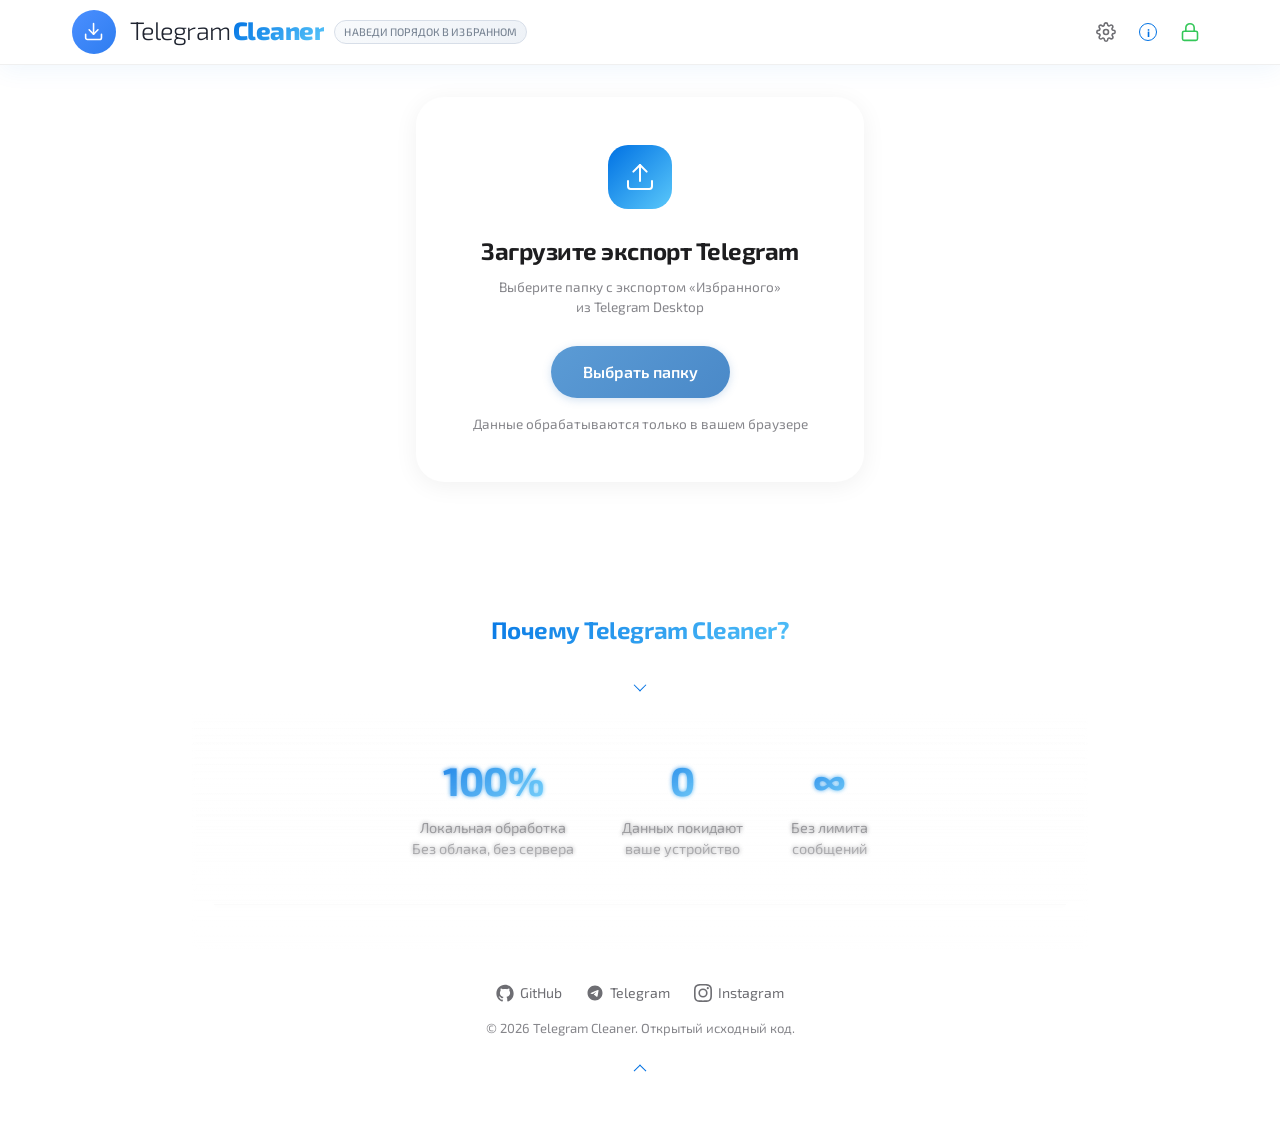
<file: telegram-cleaner-v2/index.html>
<!DOCTYPE html>
<html lang="ru">
  <head>
    <meta charset="utf-8" />
    <meta name="viewport" content="width=device-width, initial-scale=1" />
    <meta
      http-equiv="Content-Security-Policy"
      content="default-src 'self'; script-src 'self'; style-src 'self' 'unsafe-inline'; img-src 'self' blob: data:; media-src 'self' blob: data:; connect-src 'self'; object-src 'none'; base-uri 'self'; form-action 'self'; frame-ancestors 'none'"
    />
    <meta name="referrer" content="no-referrer" />
    <meta name="description" content="Telegram Cleaner — наведите порядок в Избранном. Локально, приватно, быстро." />
    <title>Telegram Cleaner</title>
    <link rel="preload" href="./fonts/Exo2-Variable.ttf" as="font" type="font/ttf" />
    <link rel="stylesheet" href="./styles.css" />
  </head>
  <body>
    <input id="export-folder-input" type="file" webkitdirectory directory multiple hidden />

    <!-- Navigation Bar -->
    <nav class="top-nav">
      <div class="nav-inner">
        <div class="nav-brand">
          <span class="nav-logo">
            <svg viewBox="0 0 24 24" fill="none" stroke="currentColor" stroke-width="1.8" stroke-linecap="round" stroke-linejoin="round" aria-hidden="true">
              <path d="M21 15v4a2 2 0 0 1-2 2H5a2 2 0 0 1-2-2v-4" />
              <polyline points="7 10 12 15 17 10" />
              <line x1="12" y1="15" x2="12" y2="3" />
            </svg>
          </span>
          <div class="nav-brand-copy">
            <span class="nav-title"><span class="nav-title-thin">Telegram</span><span class="nav-title-bold">Cleaner</span></span>
            <span class="nav-subtitle">Наведи порядок в Избранном</span>
          </div>
        </div>
        <div class="nav-actions">
          <button id="nav-settings-btn" type="button" class="nav-btn nav-btn-with-label" data-hover-label="Настройки" aria-label="Настройки" title="Настройки">
            <svg viewBox="0 0 24 24" fill="none" stroke="currentColor" stroke-width="1.9" stroke-linecap="round" stroke-linejoin="round" aria-hidden="true">
              <circle cx="12" cy="12" r="3"></circle>
              <path d="M19.4 15a1.65 1.65 0 0 0 .33 1.82l.06.06a2 2 0 0 1 0 2.83a2 2 0 0 1-2.83 0l-.06-.06a1.65 1.65 0 0 0-1.82-.33a1.65 1.65 0 0 0-1 1.51V21a2 2 0 0 1-4 0v-.09a1.65 1.65 0 0 0-1-1.51a1.65 1.65 0 0 0-1.82.33l-.06.06a2 2 0 0 1-2.83 0a2 2 0 0 1 0-2.83l.06-.06a1.65 1.65 0 0 0 .33-1.82a1.65 1.65 0 0 0-1.51-1H3a2 2 0 0 1 0-4h.09a1.65 1.65 0 0 0 1.51-1a1.65 1.65 0 0 0-.33-1.82L4.21 7.2a2 2 0 0 1 0-2.83a2 2 0 0 1 2.83 0l.06.06a1.65 1.65 0 0 0 1.82.33h.01a1.65 1.65 0 0 0 1-1.51V3a2 2 0 0 1 4 0v.09a1.65 1.65 0 0 0 1 1.51h.01a1.65 1.65 0 0 0 1.82-.33l.06-.06a2 2 0 0 1 2.83 0a2 2 0 0 1 0 2.83l-.06.06a1.65 1.65 0 0 0-.33 1.82v.01a1.65 1.65 0 0 0 1.51 1H21a2 2 0 0 1 0 4h-.09a1.65 1.65 0 0 0-1.51 1z"></path>
            </svg>
          </button>
          <button id="nav-info-btn" type="button" class="nav-btn nav-btn-info nav-btn-with-label" data-hover-label="О проекте" aria-label="О проекте" title="О проекте">
            <span class="nav-info-glyph">i</span>
          </button>
          <button id="nav-privacy-btn" type="button" class="nav-btn nav-btn-privacy nav-btn-with-label" data-hover-label="Приватность" aria-label="Безопасность данных" title="Безопасность данных">
            <svg viewBox="0 0 24 24" fill="none" stroke="currentColor" stroke-width="1.9" stroke-linecap="round" stroke-linejoin="round" aria-hidden="true">
              <rect x="3" y="11" width="18" height="11" rx="2" ry="2" />
              <path d="M7 11V7a5 5 0 0 1 10 0v4" />
            </svg>
          </button>
        </div>
      </div>
    </nav>

    <!-- Main App Area -->
    <main class="app-main">
      <div class="main-container">
        <!-- Upload / Start Section -->
        <section id="upload-section" class="upload-section">
          <div class="upload-card">
            <div class="upload-icon-wrap">
              <svg class="upload-icon" viewBox="0 0 24 24" fill="none" stroke="currentColor" stroke-width="1.5" stroke-linecap="round" stroke-linejoin="round" aria-hidden="true">
                <path d="M21 15v4a2 2 0 0 1-2 2H5a2 2 0 0 1-2-2v-4" />
                <polyline points="17 8 12 3 7 8" />
                <line x1="12" y1="3" x2="12" y2="15" />
              </svg>
            </div>
            <h2 class="upload-title">Загрузите экспорт Telegram</h2>
            <p class="upload-desc">Выберите папку с экспортом «Избранного»<br />из Telegram Desktop</p>
            <button id="upload-btn" type="button" class="btn btn-primary btn-large">Выбрать папку</button>
            <p class="upload-hint">Данные обрабатываются только в вашем браузере</p>
          </div>
        </section>
        <section id="desktop-only-notice" class="desktop-only-notice hidden">
          <div class="desktop-only-notice-card">
            <h2 class="desktop-only-notice-title">Функционал доступен только с компьютера</h2>
            <p class="desktop-only-notice-copy">Откройте эту страницу на desktop-устройстве, чтобы загружать экспорт и работать с сохранениями.</p>
          </div>
        </section>

        <!-- Card Stage -->
        <div id="stage-layout" class="stage-layout hidden">
          <section id="card-stage" class="card-stage">
            <div class="card-stage-shell">
              <div class="card-stage-side">
                <button id="undo-card-btn" type="button" class="undo-card-button" aria-label="Назад" title="Назад">
                  <svg class="undo-card-icon" viewBox="0 0 24 24" fill="none" stroke="currentColor" stroke-width="2.2" stroke-linecap="round" stroke-linejoin="round" aria-hidden="true">
                    <line x1="19" y1="12" x2="5" y2="12"></line>
                    <polyline points="12 19 5 12 12 5"></polyline>
                  </svg>
                </button>
              </div>

              <div class="card-stage-center">
                <div id="empty-state" class="empty-state hidden">
                  <div id="empty-title" class="empty-title">Очередь закончилась</div>
                  <p id="empty-copy">Все сообщения получили действие. Можно править теги справа и продолжать после новых изменений.</p>
                  <button id="empty-pick-export-btn" type="button" class="btn btn-secondary hidden">Выбрать папку</button>
                  <button id="empty-download-output-btn" type="button" class="btn btn-outline hidden">Скачать .zip</button>
                </div>
                <article id="message-card" class="message-card hidden">
                  <div class="chat-separator">
                    <span id="message-date" class="message-date"></span>
                  </div>

                  <div class="chat-surface">
                    <div class="message-row own">
                      <div class="message-bubble">
                        <div id="message-source-wrap" class="message-source-wrap hidden">
                          <div class="message-source-label">Переслано из</div>
                          <div id="message-source" class="message-source"></div>
                        </div>

                        <div id="message-media" class="message-media"></div>
                        <div id="message-text" class="message-text"></div>
                        <div id="message-webpage" class="message-webpage"></div>
                        <div id="message-links" class="message-links hidden"></div>
                      </div>
                    </div>
                  </div>
                </article>
              </div>

              <div class="card-stage-side">
              </div>
            </div>
          </section>

          <section id="save-panel" class="save-panel hidden">
            <div id="preset-tags" class="preset-tags">
              <input id="custom-tag-input" class="tag-inline-input" type="text" placeholder="+ добавить тег" />
            </div>

            <textarea id="save-comment-input" class="comment-input" rows="3" placeholder="добавьте комментарий к записи"></textarea>

            <div class="save-panel-actions">
              <button id="cancel-save-btn" class="btn btn-outline">Скрыть</button>
              <button id="confirm-save-btn" class="btn btn-primary">Сохранить</button>
            </div>
          </section>
        </div>

        <!-- Action Buttons -->
        <div id="action-buttons" class="action-hints hidden">
          <button id="delete-btn" type="button" class="hint-button hint delete">
            <svg class="hint-main-icon" viewBox="0 0 24 24" fill="none" stroke="currentColor" stroke-width="2.2" stroke-linecap="round" stroke-linejoin="round" aria-hidden="true">
              <line x1="19" y1="12" x2="5" y2="12"></line>
              <polyline points="12 19 5 12 12 5"></polyline>
            </svg>
            <span>Удалить</span>
          </button>
          <button id="skip-btn" type="button" class="hint-button hint skip">
            <svg class="hint-main-icon" viewBox="0 0 24 24" fill="none" stroke="currentColor" stroke-width="2.2" stroke-linecap="round" stroke-linejoin="round" aria-hidden="true">
              <line x1="12" y1="5" x2="12" y2="19"></line>
              <polyline points="5 12 12 19 19 12"></polyline>
            </svg>
            <span>Пропустить</span>
          </button>
          <button id="save-btn" type="button" class="hint-button hint save">
            <span>Сохранить</span>
            <svg class="hint-main-icon" viewBox="0 0 24 24" fill="none" stroke="currentColor" stroke-width="2.2" stroke-linecap="round" stroke-linejoin="round" aria-hidden="true">
              <line x1="5" y1="12" x2="19" y2="12"></line>
              <polyline points="12 5 19 12 12 19"></polyline>
            </svg>
          </button>
        </div>

        <!-- Stats Bar -->
        <div id="stats-bar" class="stats-bar hidden">
          <div id="stats-inner" class="stats-inner footer-stats">
            <div class="stat">
              <span class="stat-label">Всего</span>
              <strong id="stat-total">0</strong>
            </div>
            <div class="stat-divider"></div>
            <div class="stat">
              <span class="stat-label">Осталось</span>
              <strong id="stat-left">0</strong>
            </div>
            <div class="stat-divider"></div>
            <div class="stat">
              <span class="stat-label">Пропущено</span>
              <strong id="stat-skipped">0</strong>
            </div>
            <div class="stat-divider"></div>
            <div class="stat">
              <span class="stat-label">Сохранено</span>
              <strong id="stat-saved">0</strong>
            </div>
          </div>
        </div>
      </div>
    </main>

    <!-- Footer with Features -->
    <footer class="app-footer">
      <div class="footer-container">
        <section id="footer-why" class="footer-why">
          <h2 class="footer-why-title">Почему Telegram Cleaner?</h2>
          <button id="footer-why-toggle" class="footer-why-toggle" type="button" aria-expanded="false" aria-controls="footer-why-preview" aria-label="Раскрыть преимущества"></button>
          <div id="footer-why-preview" class="footer-why-preview footer-why-content">
            <!-- Plus Section -->
            <section class="footer-plus">
              <div class="plus-grid">
                <div class="plus-item">
                  <div class="plus-number">100%</div>
                  <div class="plus-desc">Локальная обработка<br />Без облака, без сервера</div>
                </div>
                <div class="plus-item">
                  <div class="plus-number">0</div>
                  <div class="plus-desc">Данных покидают<br />ваше устройство</div>
                </div>
                <div class="plus-item">
                  <div class="plus-number">∞</div>
                  <div class="plus-desc">Без лимита<br />сообщений</div>
                </div>
              </div>
            </section>

            <!-- Features Grid -->
            <section class="footer-features">
              <div class="feature">
                <div class="feature-icon">
                  <svg viewBox="0 0 24 24" fill="none" stroke="currentColor" stroke-width="1.5" aria-hidden="true">
                    <rect x="3" y="11" width="18" height="11" rx="2" ry="2" />
                    <path d="M7 11V7a5 5 0 0 1 10 0v4" />
                  </svg>
                </div>
                <div class="feature-text">
                  <h3>Полная приватность</h3>
                  <p>Все данные обрабатываются локально в вашем браузере. Ничего не отправляется на сервер.</p>
                </div>
              </div>
              <div class="feature">
                <div class="feature-icon">
                  <svg viewBox="0 0 24 24" fill="none" stroke="currentColor" stroke-width="1.5" aria-hidden="true">
                    <circle cx="12" cy="12" r="3" />
                    <path d="M19.4 15a1.65 1.65 0 0 0 .33 1.82l.06.06a2 2 0 0 1 0 2.83a2 2 0 0 1-2.83 0l-.06-.06a1.65 1.65 0 0 0-1.82-.33a1.65 1.65 0 0 0-1 1.51V21a2 2 0 0 1-4 0v-.09a1.65 1.65 0 0 0-1-1.51a1.65 1.65 0 0 0-1.82.33l-.06.06a2 2 0 0 1-2.83 0a2 2 0 0 1 0-2.83l.06-.06a1.65 1.65 0 0 0 .33-1.82a1.65 1.65 0 0 0-1.51-1H3a2 2 0 0 1 0-4h.09a1.65 1.65 0 0 0 1.51-1a1.65 1.65 0 0 0-.33-1.82L4.21 7.2a2 2 0 0 1 0-2.83a2 2 0 0 1 2.83 0l.06.06a1.65 1.65 0 0 0 1.82.33h.01a1.65 1.65 0 0 0 1-1.51V3a2 2 0 0 1 4 0v.09a1.65 1.65 0 0 0 1 1.51h.01a1.65 1.65 0 0 0 1.82-.33l.06-.06a2 2 0 0 1 2.83 0a2 2 0 0 1 0 2.83l-.06.06a1.65 1.65 0 0 0-.33 1.82v.01a1.65 1.65 0 0 0 1.51 1H21a2 2 0 0 1 0 4h-.09a1.65 1.65 0 0 0-1.51 1z"></path>
                  </svg>
                </div>
                <div class="feature-text">
                  <h3>Гибкие теги</h3>
                  <p>Организуйте сообщения с помощью удобной системы тегов и комментариев.</p>
                </div>
              </div>
              <div class="feature">
                <div class="feature-icon">
                  <svg viewBox="0 0 24 24" fill="none" stroke="currentColor" stroke-width="1.5" aria-hidden="true">
                    <polygon points="13 2 3 14 12 14 11 22 21 10 12 10 13 2" />
                  </svg>
                </div>
                <div class="feature-text">
                  <h3>Мгновенная работа</h3>
                  <p>Все операции происходят локально — никаких задержек и ожиданий.</p>
                </div>
              </div>
              <div class="feature">
                <div class="feature-icon">
                  <svg viewBox="0 0 24 24" fill="none" stroke="currentColor" stroke-width="1.5" aria-hidden="true">
                    <path d="M14.7 6.3a1 1 0 0 0 0 1.4l1.6 1.6a1 1 0 0 0 1.4 0l3.77-3.77a6 6 0 0 1-7.94 7.94l-6.91 6.91a2.12 2.12 0 0 1-3-3l6.91-6.91a6 6 0 0 1 7.94-7.94l-3.76 3.76z" />
                  </svg>
                </div>
                <div class="feature-text">
                  <h3>Лёгкое удаление</h3>
                  <p>Отмечайте сообщения для удаления и экспортируйте список ID.</p>
                </div>
              </div>
              <div class="feature">
                <div class="feature-icon">
                  <svg viewBox="0 0 24 24" fill="none" stroke="currentColor" stroke-width="1.5" aria-hidden="true">
                    <ellipse cx="12" cy="5" rx="9" ry="3" />
                    <path d="M21 12c0 1.66-4 3-9 3s-9-1.34-9-3" />
                    <path d="M3 5v14c0 1.66 4 3 9 3s9-1.34 9-3V5" />
                  </svg>
                </div>
                <div class="feature-text">
                  <h3>Поддержка всех медиа</h3>
                  <p>Фото, видео, аудио, документы — всё отображается в одном интерфейсе.</p>
                </div>
              </div>
              <div class="feature">
                <div class="feature-icon">
                  <svg viewBox="0 0 24 24" fill="none" stroke="currentColor" stroke-width="1.5" aria-hidden="true">
                    <path d="M21 15v4a2 2 0 0 1-2 2H5a2 2 0 0 1-2-2v-4" />
                    <polyline points="7 10 12 15 17 10" />
                    <line x1="12" y1="15" x2="12" y2="3" />
                  </svg>
                </div>
                <div class="feature-text">
                  <h3>Экспорт в один клик</h3>
                  <p>Собирайте сохранённые сообщения в markdown-файлы и скачивайте всё как ZIP-архив.</p>
                </div>
              </div>
            </section>
          </div>
        </section>

        <!-- Footer Bottom -->
        <div class="footer-bottom">
          <div class="footer-links">
            <a href="https://github.com/y110692/telegram-cleaner" target="_blank" rel="noreferrer" class="footer-link">
              <svg class="footer-link-icon" viewBox="0 0 24 24" aria-hidden="true">
                <path d="M10.226 17.284c-2.965-.36-5.054-2.493-5.054-5.256 0-1.123.404-2.336 1.078-3.144-.292-.741-.247-2.314.09-2.965.898-.112 2.111.36 2.83 1.01.853-.269 1.752-.404 2.853-.404 1.1 0 1.999.135 2.807.382.696-.629 1.932-1.1 2.83-.988.315.606.36 2.179.067 2.942.72.854 1.101 2 1.101 3.167 0 2.763-2.089 4.852-5.098 5.234.763.494 1.28 1.572 1.28 2.807v2.336c0 .674.561 1.056 1.235.786 4.066-1.55 7.255-5.615 7.255-10.646C23.5 6.188 18.334 1 11.978 1 5.62 1 .5 6.188.5 12.545c0 4.986 3.167 9.12 7.435 10.669.606.225 1.19-.18 1.19-.786V20.63a2.9 2.9 0 0 1-1.078.224c-1.483 0-2.359-.808-2.987-2.313-.247-.607-.517-.966-1.034-1.033-.27-.023-.359-.135-.359-.27 0-.27.45-.471.898-.471.652 0 1.213.404 1.797 1.235.45.651.921.943 1.483.943.561 0 .92-.202 1.437-.719.382-.381.674-.718.944-.943"></path>
              </svg>
              GitHub
            </a>
            <a href="https://t.me/y8ntv" target="_blank" rel="noreferrer" class="footer-link">
              <svg class="footer-link-icon" viewBox="0 0 24 24" aria-hidden="true">
                <path d="M12 2C6.48 2 2 6.48 2 12s4.48 10 10 10 10-4.48 10-10S17.52 2 12 2zm4.64 6.8c-.15 1.58-.8 5.42-1.13 7.19-.14.75-.42 1-.68 1.03-.58.05-1.02-.38-1.58-.75-.88-.58-1.38-.94-2.23-1.5-.99-.65-.35-1.01.22-1.59.15-.15 2.71-2.48 2.76-2.69a.2.2 0 00-.05-.18c-.06-.05-.14-.03-.21-.02-.09.02-1.49.95-4.22 2.79-.4.27-.76.41-1.08.4-.36-.01-1.04-.2-1.55-.37-.63-.2-1.12-.31-1.08-.66.02-.18.27-.36.74-.55 2.92-1.27 4.86-2.11 5.83-2.51 2.78-1.16 3.35-1.36 3.73-1.36.08 0 .27.02.39.12.1.08.13.19.14.27-.01.06.01.24 0 .38z"/>
              </svg>
              Telegram
            </a>
            <a href="https://instagram.com/y8n" target="_blank" rel="noreferrer" class="footer-link">
              <svg class="footer-link-icon" viewBox="0 0 24 24" aria-hidden="true">
                <path d="M12 2.163c3.204 0 3.584.012 4.85.07 3.252.148 4.771 1.691 4.919 4.919.058 1.265.069 1.645.069 4.849 0 3.205-.012 3.584-.069 4.849-.149 3.225-1.664 4.771-4.919 4.919-1.266.058-1.644.07-4.85.07-3.204 0-3.584-.012-4.849-.07-3.26-.149-4.771-1.699-4.919-4.92-.058-1.265-.07-1.644-.07-4.849 0-3.204.013-3.583.07-4.849.149-3.227 1.664-4.771 4.919-4.919 1.266-.057 1.645-.069 4.849-.069zM12 0C8.741 0 8.333.014 7.053.072 2.695.272.273 2.69.073 7.052.014 8.333 0 8.741 0 12c0 3.259.014 3.668.072 4.948.2 4.358 2.618 6.78 6.98 6.98C8.333 23.986 8.741 24 12 24c3.259 0 3.668-.014 4.948-.072 4.354-.2 6.782-2.618 6.979-6.98.059-1.28.073-1.689.073-4.948 0-3.259-.014-3.667-.072-4.947-.196-4.354-2.617-6.78-6.979-6.98C15.668.014 15.259 0 12 0zm0 5.838a6.162 6.162 0 100 12.324 6.162 6.162 0 000-12.324zM12 16a4 4 0 110-8 4 4 0 010 8zm6.406-11.845a1.44 1.44 0 100 2.881 1.44 1.44 0 000-2.881z"/>
              </svg>
              Instagram
            </a>
          </div>
          <p class="footer-copyright">© 2026 Telegram Cleaner. Открытый исходный код.</p>
          <button id="footer-to-top-btn" class="footer-to-top-btn" type="button" aria-label="Наверх"></button>
        </div>
      </div>
    </footer>

    <!-- Privacy Modal -->
    <div id="privacy-modal" class="modal-overlay hidden" aria-hidden="true">
      <div class="modal privacy-modal" role="dialog" aria-modal="true" aria-labelledby="privacy-title">
        <div class="modal-header">
          <div>
            <div class="modal-kicker">Приватность</div>
            <h2 id="privacy-title">Безопасность данных</h2>
          </div>
          <button id="close-privacy-btn" type="button" class="modal-close-btn" aria-label="Закрыть">×</button>
        </div>
        <div class="modal-body">
          <p class="privacy-text">
            Все данные обрабатываются прямо в вашем браузере. Сервер не видит ваши сообщения и не сохраняет их.
          </p>
          <p class="privacy-text">
            Исходный код доступен на
            <a href="https://github.com/y110692/telegram-cleaner" target="_blank" rel="noreferrer" class="privacy-link">
              <svg class="privacy-link-icon" viewBox="0 0 24 24" aria-hidden="true">
                <path d="M10.226 17.284c-2.965-.36-5.054-2.493-5.054-5.256 0-1.123.404-2.336 1.078-3.144-.292-.741-.247-2.314.09-2.965.898-.112 2.111.36 2.83 1.01.853-.269 1.752-.404 2.853-.404 1.1 0 1.999.135 2.807.382.696-.629 1.932-1.1 2.83-.988.315.606.36 2.179.067 2.942.72.854 1.101 2 1.101 3.167 0 2.763-2.089 4.852-5.098 5.234.763.494 1.28 1.572 1.28 2.807v2.336c0 .674.561 1.056 1.235.786 4.066-1.55 7.255-5.615 7.255-10.646C23.5 6.188 18.334 1 11.978 1 5.62 1 .5 6.188.5 12.545c0 4.986 3.167 9.12 7.435 10.669.606.225 1.19-.18 1.19-.786V20.63a2.9 2.9 0 0 1-1.078.224c-1.483 0-2.359-.808-2.987-2.313-.247-.607-.517-.966-1.034-1.033-.27-.023-.359-.135-.359-.27 0-.27.45-.471.898-.471.652 0 1.213.404 1.797 1.235.45.651.921.943 1.483.943.561 0 .92-.202 1.437-.719.382-.381.674-.718.944-.943"></path>
              </svg>
              GitHub
            </a>.
          </p>
        </div>
      </div>
    </div>

    <!-- Settings Modal -->
    <div id="settings-modal" class="modal-overlay hidden" aria-hidden="true">
      <div class="modal settings-modal" role="dialog" aria-modal="true" aria-labelledby="settings-title">
        <div class="modal-header">
          <div>
            <div class="modal-kicker">Настройки</div>
            <h2 id="settings-title">Telegram Cleaner</h2>
          </div>
          <button id="close-settings-btn" type="button" class="modal-close-btn" aria-label="Закрыть">×</button>
        </div>
        <div class="modal-body">
          <section class="settings-section">
            <div class="settings-section-header">
              <div class="settings-section-title">Папка экспорта из Telegram</div>
              <div id="settings-export-path" class="settings-path">Не выбрана</div>
            </div>
            <div class="settings-actions">
              <button id="pick-export-btn" type="button" class="btn btn-outline">Выбрать папку</button>
              <button id="open-export-folder-btn" type="button" class="btn btn-outline">Сбросить выбор</button>
              <button id="reset-progress-btn" type="button" class="btn btn-outline">Сбросить прогресс</button>
            </div>
          </section>

          <section class="settings-section">
            <div class="settings-section-header">
              <div class="settings-section-title">Экспорт заметок</div>
              <div id="settings-output-path" class="settings-path">Не выбрана</div>
            </div>
            <div class="settings-actions">
              <button id="download-output-btn" type="button" class="btn btn-primary">Скачать .zip</button>
              <button id="pick-output-btn" type="button" class="btn btn-outline">Папка Chrome</button>
              <button id="open-output-folder-btn" type="button" class="btn btn-outline">Обновить папку</button>
            </div>
          </section>

          <section class="settings-section">
            <div class="settings-section-header">
              <div class="settings-section-title">Показывать в ленте</div>
              <div class="settings-section-desc">Скрытые типы не удаляются. Они просто не попадают в текущую очередь.</div>
            </div>
            <div id="settings-type-filters" class="settings-tags"></div>
          </section>

          <section class="settings-section">
            <div class="settings-section-header">
              <div class="settings-section-title">Теги по умолчанию</div>
            </div>
            <div id="settings-tags-editor" class="settings-tags"></div>
            <div class="settings-actions tags-actions">
              <input id="settings-tag-input" class="tag-input" type="text" placeholder="+ добавить тег" />
              <button id="save-settings-tags-btn" type="button" class="btn btn-primary">Сохранить теги</button>
            </div>
          </section>

          <section class="settings-section settings-section-pro">
            <div class="settings-section-header">
              <div class="settings-section-title">Для разработчиков</div>
              <div class="settings-section-desc">Пометки на удаление собирают <code>message_id</code> в отдельные файлы. Их потом можно использовать в своём скрипте через Telegram API, например через Telethon, чтобы автоматически удалить отмеченные сообщения.</div>
            </div>
            <button id="pro-mode-btn" type="button" class="toggle-switch" aria-label="Переключить режим Pro" aria-pressed="false" title="Режим Pro">
              <span class="toggle-track">
                <span class="toggle-thumb"></span>
              </span>
            </button>
          </section>
        </div>
      </div>
    </div>

    <script src="./app.js"></script>
  </body>
</html>
</file>
<file: telegram-cleaner-v2/styles.css>
/* ===== Apple-inspired Light Theme ===== */

@font-face {
  font-family: "Exo2Local";
  src: url("./fonts/Exo2-Variable.ttf") format("truetype");
  font-weight: 100 900;
  font-style: normal;
  font-display: swap;
}

:root {
  --bg-primary: #ffffff;
  --bg-secondary: #f5f5f7;
  --bg-tertiary: #e8e8ed;

  --text-primary: #1d1d1f;
  --text-secondary: #6e6e73;
  --text-tertiary: #86868b;

  --accent-blue: #0071e3;
  --accent-blue-hover: #0077ed;
  --accent-green: #34c759;
  --accent-red: #ff3b30;
  --accent-orange: #ff9500;

  --border-color: #d2d2d7;
  --border-light: rgba(0, 0, 0, 0.06);

  --shadow-sm: 0 2px 8px rgba(0, 0, 0, 0.04);
  --shadow-md: 0 8px 24px rgba(0, 0, 0, 0.08);
  --shadow-lg: 0 16px 48px rgba(0, 0, 0, 0.12);
  --shadow-card: 0 4px 24px rgba(0, 0, 0, 0.06);

  --radius-sm: 8px;
  --radius-md: 12px;
  --radius-lg: 20px;
  --radius-xl: 28px;
  --radius-pill: 999px;

  --font-sans: "Exo2Local", "Exo 2", "Segoe UI", "Helvetica Neue", Arial, sans-serif;

  --nav-height: 64px;
  --container-max: 56rem;
  --header-max: 74rem;
  --tag-control-height: 36px;
}

/* ===== Reset ===== */
*,
*::before,
*::after {
  margin: 0;
  padding: 0;
  box-sizing: border-box;
}

html {
  scroll-behavior: smooth;
  -webkit-text-size-adjust: 100%;
}

body {
  font-family: var(--font-sans);
  background: var(--bg-primary);
  color: var(--text-primary);
  line-height: 1.5;
  -webkit-font-smoothing: antialiased;
  -moz-osx-font-smoothing: grayscale;
  min-height: 100vh;
  overflow-x: hidden;
}

@media (min-width: 721px) {
  body {
    min-width: 760px;
  }
}

button,
input,
textarea,
select {
  font: inherit;
}

.hidden {
  display: none !important;
}

img,
video {
  max-width: 100%;
  height: auto;
  display: block;
}

a {
  color: inherit;
  text-decoration: none;
}

/* ===== Upload Section ===== */
#upload-section.hidden {
  display: none;
}

.stage-layout.hidden {
  display: none;
}

#action-buttons.hidden {
  display: none;
}

.stats-bar.hidden {
  display: none;
}

.message-card.hidden {
  display: none;
}

#empty-state.hidden {
  display: none;
}

#save-panel.hidden {
  display: none;
}

/* ===== Navigation ===== */
.top-nav {
  position: sticky;
  top: 0;
  z-index: 100;
  background: rgba(255, 255, 255, 0.9);
  backdrop-filter: saturate(180%) blur(20px);
  -webkit-backdrop-filter: saturate(180%) blur(20px);
  border-bottom: 1px solid var(--border-light);
  box-shadow: 0 6px 24px rgba(0, 113, 227, 0.06);
}

.nav-inner {
  max-width: var(--header-max);
  margin: 0 auto;
  display: flex;
  align-items: center;
  justify-content: space-between;
  height: var(--nav-height);
  padding: 0 24px;
}

.nav-brand {
  display: flex;
  align-items: center;
  gap: 14px;
}

.nav-brand-copy {
  display: flex;
  flex-direction: row;
  justify-content: flex-start;
  align-items: center;
  gap: 10px;
  line-height: 1;
  margin: 0;
  padding: 0;
}

.nav-logo {
  width: 44px;
  height: 44px;
  display: flex;
  align-items: center;
  justify-content: center;
  color: #ffffff;
  border-radius: 50%;
  background: linear-gradient(135deg, #4b8fff 0%, #2e7df0 100%);
  flex: 0 0 44px;
  min-width: 44px;
  min-height: 44px;
}

.nav-logo svg {
  width: 48%;
  height: 48%;
  overflow: visible;
}

.nav-title {
  display: inline-flex;
  align-items: center;
  font-size: 1.58rem;
  font-weight: 400;
  line-height: 1.14;
  letter-spacing: -0.02em;
  padding-bottom: 0;
  padding-bottom: 3px;
  margin: 0;
  color: #1f2430;
}

.nav-title-thin {
  font-weight: 300;
  line-height: 1.14;
}

.nav-title-bold {
  font-weight: 800;
  line-height: 1.14;
  margin-left: 0.08em;
  background: linear-gradient(135deg, var(--accent-blue), #5ac8fa);
  -webkit-background-clip: text;
  -webkit-text-fill-color: transparent;
  background-clip: text;
}

.nav-subtitle {
  font-size: 0.68rem;
  color: #7a8695;
  font-weight: 500;
  font-family: "Exo2Local", "Exo 2", "Segoe UI", "Helvetica Neue", Arial, sans-serif;
  text-transform: uppercase;
  letter-spacing: 0.01em;
  border: 1px solid #d7dee8;
  background: linear-gradient(135deg, #f8fafc, #eef2f7);
  border-radius: var(--radius-pill);
  padding: 0 9px;
  height: 24px;
  align-self: center;
  line-height: 1;
  display: inline-flex;
  align-items: center;
  margin: 0;
}

.nav-subtitle.is-collapsed {
  display: none !important;
}

.nav-actions {
  display: flex;
  align-items: center;
  gap: 6px;
  position: relative;
  overflow: visible;
}

.nav-btn {
  width: 36px;
  height: 36px;
  display: flex;
  align-items: center;
  justify-content: center;
  border: none;
  background: transparent;
  color: var(--text-secondary);
  border-radius: var(--radius-pill);
  cursor: pointer;
  transition: background 0.2s ease, color 0.2s ease;
  position: relative;
  overflow: visible;
}

.nav-btn:hover {
  background: var(--bg-tertiary);
  color: var(--text-primary);
}

.nav-btn svg {
  width: 20px;
  height: 20px;
}

.nav-btn-privacy {
  color: var(--accent-green);
}

.nav-btn-info {
  color: var(--accent-blue);
}

.nav-info-glyph {
  display: inline-flex;
  align-items: center;
  justify-content: center;
  width: 18px;
  height: 18px;
  border-radius: 50%;
  border: 1.5px solid currentColor;
  font-size: 11px;
  font-weight: 700;
  line-height: 1;
  font-family: "Exo2Local", "Exo 2", "Segoe UI", "Helvetica Neue", Arial, sans-serif;
}

.nav-btn-with-label::before {
  content: attr(data-hover-label);
  position: absolute;
  right: calc(100% + 8px);
  top: 50%;
  transform: translate(8px, -50%);
  opacity: 0;
  pointer-events: none;
  white-space: nowrap;
  font-size: 0.75rem;
  font-weight: 600;
  color: #4b5563;
  background: #ffffff;
  border: 1px solid #d7dee8;
  border-radius: var(--radius-pill);
  padding: 5px 10px;
  box-shadow: 0 6px 18px rgba(15, 23, 42, 0.1);
  transition: opacity 0.18s ease, transform 0.18s ease;
}

.nav-btn-with-label:hover::before,
.nav-btn-with-label:focus-visible::before {
  opacity: 1;
  transform: translate(0, -50%);
}

/* ===== Main Layout ===== */
.app-main {
  min-height: auto;
  padding: 32px 24px;
}

.main-container {
  max-width: var(--container-max);
  margin: 0 auto;
  display: flex;
  flex-direction: column;
  gap: 24px;
}

/* ===== Upload Card ===== */
.upload-section {
  display: flex;
  align-items: center;
  justify-content: center;
  min-height: 30vh;
}

.desktop-only-notice {
  display: flex;
  align-items: center;
  justify-content: center;
  min-height: 60vh;
}

.desktop-only-notice-card {
  text-align: center;
  padding: 42px 30px;
  background: var(--bg-primary);
  border-radius: var(--radius-xl);
  box-shadow: var(--shadow-card);
  max-width: 32rem;
  width: 100%;
}

.desktop-only-notice-title {
  font-size: 1.45rem;
  font-weight: 700;
  letter-spacing: -0.02em;
}

.desktop-only-notice-copy {
  margin-top: 10px;
  color: var(--text-secondary);
}

.upload-card {
  text-align: center;
  padding: 48px 32px;
  background: var(--bg-primary);
  border-radius: var(--radius-xl);
  box-shadow: var(--shadow-card);
  max-width: 28rem;
  width: 100%;
}

.upload-icon-wrap {
  width: 64px;
  height: 64px;
  display: flex;
  align-items: center;
  justify-content: center;
  margin: 0 auto 24px;
  background: linear-gradient(135deg, var(--accent-blue), #5ac8fa);
  border-radius: var(--radius-lg);
  color: white;
}

.upload-icon {
  width: 32px;
  height: 32px;
}

.upload-title {
  font-size: 1.5rem;
  font-weight: 700;
  letter-spacing: -0.02em;
  margin-bottom: 8px;
}

.upload-desc {
  color: var(--text-tertiary);
  font-size: 0.85rem;
  font-weight: 400;
  margin-bottom: 28px;
  line-height: 1.5;
}

.upload-hint {
  margin-top: 16px;
  font-size: 0.85rem;
  color: var(--text-tertiary);
}

/* ===== Buttons ===== */
.btn {
  display: inline-flex;
  align-items: center;
  justify-content: center;
  gap: 8px;
  padding: 8px 18px;
  border-radius: var(--radius-pill);
  font-size: 0.88rem;
  font-weight: 600;
  cursor: pointer;
  border: none;
  transition: all 0.2s ease;
  white-space: nowrap;
  background: linear-gradient(135deg, #5b9bd5, #4a89c8);
  color: #ffffff;
  box-shadow: 0 2px 8px rgba(74, 137, 200, 0.25);
}

.btn:hover {
  background: linear-gradient(135deg, #6aabe5, #5b9bd5);
  transform: translateY(-1px);
  box-shadow: 0 4px 14px rgba(74, 137, 200, 0.35);
}

.btn:active {
  transform: translateY(0);
}

.btn-primary {
  background: linear-gradient(135deg, #5b9bd5, #4a89c8);
  color: #ffffff;
}

.btn-primary:hover {
  background: linear-gradient(135deg, #6aabe5, #5b9bd5);
}

.btn-secondary {
  background: linear-gradient(135deg, #5b9bd5, #4a89c8);
  color: #ffffff;
}

.btn-secondary:hover {
  background: linear-gradient(135deg, #6aabe5, #5b9bd5);
}

.btn-outline {
  background: transparent;
  color: #5b9bd5;
  border: 1.5px solid #5b9bd5;
  box-shadow: none;
}

.btn-outline:hover {
  background: rgba(91, 155, 213, 0.1);
  border-color: #6aabe5;
  box-shadow: none;
}

.btn-large {
  padding: 14px 32px;
  font-size: 1rem;
}

.btn:disabled {
  opacity: 0.45;
  cursor: not-allowed;
  transform: none;
  box-shadow: none;
}

/* ===== Card Stage ===== */
.stage-layout {
  display: flex;
  flex-direction: column;
  align-items: center;
  gap: 20px;
  width: 100%;
}

.card-stage {
  width: 100%;
}

.card-stage-shell {
  display: grid;
  grid-template-columns: 56px minmax(0, 1fr) 56px;
  align-items: center;
  width: 100%;
}

.card-stage-center {
  width: 100%;
  display: flex;
  flex-direction: column;
  align-items: center;
}

.card-stage-side {
  display: flex;
  justify-content: center;
}

.card-stage-side-spacer {
  visibility: hidden;
}

/* Undo Button */
.undo-card-button {
  width: 48px;
  height: 48px;
  display: flex;
  align-items: center;
  justify-content: center;
  border-radius: var(--radius-pill);
  border: 1.5px solid var(--border-color);
  background: var(--bg-primary);
  color: var(--text-secondary);
  cursor: pointer;
  transition: all 0.2s ease;
  box-shadow: var(--shadow-sm);
}

.undo-card-button:hover {
  border-color: var(--accent-blue);
  color: var(--accent-blue);
  transform: translateY(-1px);
  box-shadow: var(--shadow-md);
}

.undo-card-button:disabled {
  opacity: 0.3;
  cursor: not-allowed;
  transform: none;
}

.undo-card-icon {
  width: 24px;
  height: 24px;
}

/* Card layer */
.stage-layout {
  position: relative;
  z-index: 2;
}

/* ===== Message Card ===== */
.message-card {
  width: 100%;
  max-width: 42rem;
  padding: 12px 0 20px;
}

.chat-separator {
  display: flex;
  justify-content: center;
  margin-bottom: 16px;
}

.message-date {
  display: inline-flex;
  align-items: center;
  gap: 8px;
  padding: 6px 16px;
  border-radius: var(--radius-pill);
  background: var(--bg-primary);
  color: var(--text-secondary);
  font-size: 0.82rem;
  font-weight: 500;
  box-shadow: var(--shadow-sm);
}

.chat-surface {
  display: flex;
  justify-content: center;
  width: 100%;
  padding: 0 8px;
}

.message-row {
  display: flex;
  width: 100%;
  justify-content: center;
}

.message-bubble {
  width: min(100%, 38rem);
  padding: 16px 18px 12px;
  background: linear-gradient(135deg, #a8d5e2 0%, #7ec8e3 30%, #5bb5d5 70%, #4aa3c4 100%);
  border: 1px solid rgba(255, 255, 255, 0.25);
  border-radius: 1.25rem 1.25rem 0.35rem 1.25rem;
  box-shadow: 0 4px 20px rgba(91, 181, 213, 0.25), 0 2px 8px rgba(0, 0, 0, 0.08);
  display: grid;
  gap: 10px;
  color: #ffffff;
}

.message-source-wrap {
  display: grid;
  gap: 2px;
}

.message-source-label {
  font-size: 0.72rem;
  color: rgba(255, 255, 255, 0.75);
  text-transform: uppercase;
  letter-spacing: 0.06em;
}

.message-source {
  font-size: 0.92rem;
  font-weight: 600;
  color: #ffffff;
}

.message-text {
  line-height: 1.55;
  word-break: break-word;
  color: #ffffff;
}

.message-media,
.message-webpage,
.message-links {
  display: grid;
  gap: 8px;
}

/* Media previews */
.media-frame {
  border-radius: var(--radius-md);
  overflow: hidden;
  background: var(--bg-secondary);
}

.media-frame img,
.media-frame video {
  width: 100%;
  display: block;
  border-radius: var(--radius-md);
}

.webpage-card {
  padding: 12px;
  border-radius: var(--radius-md);
  background: var(--bg-secondary);
  border: 1px solid var(--border-light);
}

.link-chip {
  display: inline-flex;
  align-items: center;
  padding: 6px 14px;
  border-radius: var(--radius-pill);
  background: rgba(255, 255, 255, 0.18);
  border: 1px solid rgba(255, 255, 255, 0.3);
  color: #ffffff;
  font-size: 0.88rem;
  word-break: break-all;
  transition: all 0.2s ease;
}

.link-chip:hover {
  background: rgba(255, 255, 255, 0.28);
}

/* ===== Empty State ===== */
.empty-state {
  text-align: center;
  padding: 48px 24px;
  max-width: 28rem;
}

.empty-title {
  font-size: 1.35rem;
  font-weight: 700;
  margin-bottom: 12px;
}

.empty-copy {
  color: var(--text-secondary);
  line-height: 1.6;
  margin-bottom: 24px;
}

/* ===== Action Buttons ===== */
.action-hints {
  display: flex;
  align-items: center;
  justify-content: center;
  gap: 16px;
  padding: 8px 0;
}

.hint-button {
  display: inline-flex;
  align-items: center;
  gap: 8px;
  padding: 12px 22px;
  border-radius: var(--radius-pill);
  border: none;
  font-size: 0.92rem;
  font-weight: 500;
  cursor: pointer;
  transition: all 0.2s ease;
  background: var(--bg-primary);
  color: var(--text-secondary);
  box-shadow: var(--shadow-sm);
}

.hint-button:hover {
  transform: translateY(-1px);
  box-shadow: var(--shadow-md);
}

.hint.main-icon {
  width: 20px;
  height: 20px;
}

.hint.delete {
  color: var(--accent-red);
}

.hint.delete:hover {
  background: #fff2f2;
  color: var(--accent-red);
}

.hint.skip {
  color: var(--text-tertiary);
}

.hint.skip:hover {
  background: var(--bg-tertiary);
  color: var(--text-primary);
}

.hint.save {
  color: var(--accent-green);
}

.hint.save:hover {
  background: #f0faf4;
  color: var(--accent-green);
}

/* ===== Save Panel ===== */
.save-panel {
  display: grid;
  gap: 14px;
  width: min(100%, 42rem);
  padding: 22px 24px;
  border-radius: var(--radius-xl);
  background: var(--bg-primary);
  box-shadow: var(--shadow-card);
}

.preset-tags {
  display: flex;
  flex-wrap: wrap;
  gap: 8px;
  align-items: center;
  order: 3;
}

.tag-chip {
  display: inline-flex;
  align-items: center;
  height: var(--tag-control-height);
  padding: 0 14px;
  border-radius: var(--radius-pill);
  background: var(--bg-secondary);
  border: 1.5px solid var(--border-color);
  color: var(--text-secondary);
  font-size: 0.85rem;
  font-weight: 500;
  line-height: 1;
  cursor: pointer;
  transition: all 0.2s ease;
}

.tag-chip:hover {
  border-color: var(--accent-blue);
  color: var(--accent-blue);
}

.tag-chip.active {
  background: var(--accent-blue);
  border-color: var(--accent-blue);
  color: white;
}

.tag-chip.main-tag {
  box-shadow: 0 0 0 3px rgba(0, 113, 227, 0.12);
}

.tag-inline-input {
  flex: 0 1 140px;
  min-width: 100px;
  height: var(--tag-control-height);
  padding: 0 14px;
  border-radius: var(--radius-pill);
  border: 1.5px solid var(--border-color);
  background: var(--bg-secondary);
  color: var(--text-primary);
  outline: none;
  font-size: 0.85rem;
  font-weight: 500;
  transition: border-color 0.2s ease, box-shadow 0.2s ease;
}

.tag-inline-input:focus {
  border-color: #5b9bd5;
  box-shadow: 0 0 0 3px rgba(91, 155, 213, 0.15);
}

.tag-inline-input::placeholder {
  color: var(--text-tertiary);
}

.tag-input {
  flex: 0 1 140px;
  min-width: 100px;
  height: var(--tag-control-height);
  padding: 0 14px;
  border-radius: var(--radius-pill);
  border: 1.5px solid var(--border-color);
  background: var(--bg-primary);
  color: var(--text-primary);
  outline: none;
  font-size: 0.85rem;
  font-weight: 500;
  transition: border-color 0.2s ease, box-shadow 0.2s ease;
}

.tag-input:focus {
  border-color: #5b9bd5;
  box-shadow: 0 0 0 3px rgba(91, 155, 213, 0.15);
}

.tag-input::placeholder {
  color: var(--text-tertiary);
}

.save-panel-actions {
  display: flex;
  justify-content: center;
  gap: 12px;
  order: 1;
}

.save-panel-actions .btn {
  padding: 6px 16px;
  font-size: 0.85rem;
}

.comment-input {
  width: 100%;
  min-height: 94px;
  padding: 12px 14px;
  border-radius: var(--radius-md);
  border: 1.5px solid var(--border-color);
  background: var(--bg-primary);
  color: var(--text-primary);
  resize: vertical;
  order: 2;
}

.comment-input::placeholder {
  color: var(--text-tertiary);
}

.comment-input:focus {
  outline: none;
  border-color: #5b9bd5;
  box-shadow: 0 0 0 3px rgba(91, 155, 213, 0.15);
}

.tags-actions {
  align-items: center;
  gap: 8px;
}

.tags-actions .btn {
  height: var(--tag-control-height);
  padding: 0 16px;
  font-size: 0.85rem;
}

#save-settings-tags-btn {
  background: linear-gradient(135deg, #eceff3, #e2e8f0);
  color: #8b96a6;
  box-shadow: none;
}

#save-settings-tags-btn.settings-save-ready {
  background: linear-gradient(135deg, var(--accent-blue), #5ac8fa);
  color: #ffffff;
  box-shadow: 0 6px 18px rgba(0, 113, 227, 0.28);
}

/* ===== Stats Bar ===== */
.stats-bar {
  padding: 12px 0 4px;
}

.stats-inner {
  display: flex;
  align-items: center;
  justify-content: center;
  gap: 16px;
  padding: 14px 20px;
  background: var(--bg-primary);
  border-radius: var(--radius-lg);
  box-shadow: var(--shadow-sm);
}

.stat {
  display: flex;
  flex-direction: column;
  align-items: center;
  gap: 2px;
  min-width: 60px;
}

.stat-label {
  font-size: 0.72rem;
  color: var(--text-tertiary);
  text-transform: uppercase;
  letter-spacing: 0.04em;
}

.stat strong {
  font-size: 1.1rem;
  font-weight: 700;
  color: var(--text-primary);
}

.stat-divider {
  width: 1px;
  height: 28px;
  background: var(--border-color);
}

/* ===== Footer ===== */
.app-footer {
  background: var(--bg-primary);
  border-top: none;
  padding: 60px 24px 40px;
  margin-top: 24px;
}

.footer-container {
  max-width: var(--container-max);
  margin: 0 auto;
}

.footer-why {
  border: none;
  border-radius: var(--radius-xl);
  background: transparent;
  display: flex;
  flex-direction: column;
  align-items: center;
  gap: 10px;
}

.footer-why-title {
  margin: 0;
  padding: 14px 22px;
  font-size: 1.5rem;
  font-weight: 700;
  letter-spacing: -0.02em;
  background: linear-gradient(135deg, var(--accent-blue), #5ac8fa);
  -webkit-background-clip: text;
  -webkit-text-fill-color: transparent;
  background-clip: text;
  text-align: center;
}

.footer-why-content {
  padding: 0 22px 22px;
}

.footer-why-preview {
  width: 100%;
  max-height: 240px;
  overflow: hidden;
  position: relative;
  filter: none;
  opacity: 1;
  -webkit-mask-image: linear-gradient(to bottom, rgba(0, 0, 0, 1) 0%, rgba(0, 0, 0, 0.82) 55%, rgba(0, 0, 0, 0.45) 100%);
  mask-image: linear-gradient(to bottom, rgba(0, 0, 0, 1) 0%, rgba(0, 0, 0, 0.82) 55%, rgba(0, 0, 0, 0.45) 100%);
  pointer-events: none;
  user-select: none;
  transition: max-height 0.28s ease, filter 0.28s ease;
}

.footer-why-preview::before {
  content: "";
  position: absolute;
  inset: 0;
  pointer-events: none;
  background: linear-gradient(
    to bottom,
    rgba(255, 255, 255, 0) 0%,
    rgba(255, 255, 255, 0.06) 45%,
    rgba(255, 255, 255, 0.22) 100%
  );
}

.footer-why-preview::after {
  content: "";
  position: absolute;
  inset: 0;
  pointer-events: none;
  background: linear-gradient(
    to bottom,
    rgba(255, 255, 255, 0.0) 0%,
    rgba(255, 255, 255, 0.08) 42%,
    rgba(255, 255, 255, 0.28) 68%,
    rgba(255, 255, 255, 0.64) 100%
  );
  backdrop-filter: blur(2px);
  -webkit-backdrop-filter: blur(2px);
}

.footer-why.is-open .footer-why-preview {
  max-height: 1600px;
  filter: none;
  -webkit-mask-image: none;
  mask-image: none;
  pointer-events: auto;
  user-select: auto;
}

.footer-why.is-open .footer-why-preview::before,
.footer-why.is-open .footer-why-preview::after {
  display: none;
}

.footer-why-toggle {
  width: 28px;
  height: 28px;
  border: none;
  background: transparent;
  cursor: pointer;
  color: var(--accent-blue);
  position: relative;
}

.footer-why-toggle::before {
  content: "";
  position: absolute;
  top: 50%;
  left: 50%;
  width: 9px;
  height: 9px;
  border-right: 1.25px solid currentColor;
  border-bottom: 1.25px solid currentColor;
  transform: translate(-50%, -60%) rotate(45deg);
  transition: transform 0.24s ease;
}

.footer-why.is-open .footer-why-toggle::before {
  transform: translate(-50%, -35%) rotate(-135deg);
}

/* Footer Features */
.footer-features {
  display: grid;
  grid-template-columns: repeat(3, minmax(0, 1fr));
  gap: 32px;
  padding: 44px 0 48px;
  border-bottom: none;
}

.feature {
  display: flex;
  flex-direction: column;
  align-items: center;
  text-align: center;
  gap: 16px;
}

.reveal-on-scroll {
  opacity: 0;
  transform: translateY(14px);
  transition: opacity 0.45s ease, transform 0.45s ease;
}

.reveal-on-scroll.is-visible {
  opacity: 1;
  transform: translateY(0);
}

.feature-icon {
  width: 48px;
  height: 48px;
  display: flex;
  align-items: center;
  justify-content: center;
  border-radius: var(--radius-md);
  background: rgba(0, 113, 227, 0.1);
  color: var(--accent-blue);
}

.feature-icon svg {
  width: 24px;
  height: 24px;
}

.feature-text h3 {
  font-size: 1.05rem;
  font-weight: 600;
  letter-spacing: -0.01em;
  margin-bottom: 4px;
}

.feature-text p {
  color: var(--text-secondary);
  font-size: 0.9rem;
  line-height: 1.55;
}

/* Footer Plus Section */
.footer-plus {
  padding: 40px 0 44px;
  border-bottom: none;
  margin-bottom: 0;
  border-bottom: 1px solid var(--border-light);
}

.plus-grid {
  display: flex;
  justify-content: center;
  gap: 48px;
}

.plus-item {
  display: flex;
  flex-direction: column;
  align-items: center;
  gap: 8px;
  text-align: center;
}

@media (prefers-reduced-motion: reduce) {
  .reveal-on-scroll {
    opacity: 1;
    transform: none;
    transition: none;
  }
}

.plus-number {
  font-size: 2.5rem;
  font-weight: 700;
  background: linear-gradient(135deg, var(--accent-blue), #5ac8fa);
  -webkit-background-clip: text;
  -webkit-text-fill-color: transparent;
  background-clip: text;
  letter-spacing: -0.02em;
}

.plus-desc {
  color: var(--text-secondary);
  font-size: 0.9rem;
  line-height: 1.45;
}

/* Footer Bottom */
.footer-bottom {
  display: flex;
  flex-direction: column;
  align-items: center;
  gap: 16px;
  padding-top: 32px;
}

.footer-links {
  display: flex;
  align-items: center;
  gap: 24px;
}

.footer-link {
  display: inline-flex;
  align-items: center;
  gap: 6px;
  color: var(--text-secondary);
  font-size: 0.88rem;
  transition: color 0.2s ease;
}

.footer-link:hover {
  color: var(--accent-blue);
}

.footer-link-icon {
  width: 18px;
  height: 18px;
  fill: currentColor;
}

.footer-copyright {
  color: var(--text-tertiary);
  font-size: 0.82rem;
}

.footer-to-top-btn {
  width: 28px;
  height: 28px;
  border: none;
  background: transparent;
  cursor: pointer;
  color: var(--accent-blue);
  position: relative;
}

.footer-to-top-btn::before {
  content: "";
  position: absolute;
  top: 50%;
  left: 50%;
  width: 9px;
  height: 9px;
  border-right: 1.25px solid currentColor;
  border-bottom: 1.25px solid currentColor;
  transform: translate(-50%, -30%) rotate(-135deg);
  transition: transform 0.2s ease;
}

.footer-to-top-btn:hover::before {
  transform: translate(-50%, -40%) rotate(-135deg);
}

/* ===== Modals ===== */
.modal-overlay {
  position: fixed;
  inset: 0;
  z-index: 200;
  display: grid;
  place-items: center;
  padding: 24px;
  background: rgba(0, 0, 0, 0.35);
  backdrop-filter: blur(8px);
  -webkit-backdrop-filter: blur(8px);
}

.modal {
  width: min(100%, 40rem);
  max-height: 85vh;
  overflow: auto;
  border-radius: var(--radius-xl);
  background: var(--bg-primary);
  box-shadow: var(--shadow-lg);
}

.privacy-modal {
  width: min(100%, 32rem);
}

.modal-header {
  display: flex;
  align-items: flex-start;
  justify-content: space-between;
  gap: 16px;
  padding: 24px 28px 0;
}

.modal-kicker {
  font-size: 0.72rem;
  color: var(--text-tertiary);
  text-transform: uppercase;
  letter-spacing: 0.08em;
  margin-bottom: 4px;
}

.modal-header h2 {
  font-size: 1.45rem;
  font-weight: 700;
  letter-spacing: -0.02em;
}

.modal-close-btn {
  width: 32px;
  height: 32px;
  display: flex;
  align-items: center;
  justify-content: center;
  border: none;
  background: var(--bg-secondary);
  color: var(--text-secondary);
  border-radius: var(--radius-pill);
  cursor: pointer;
  font-size: 1.25rem;
  transition: background 0.2s ease;
  flex-shrink: 0;
}

.modal-close-btn:hover {
  background: var(--bg-tertiary);
}

.modal-body {
  padding: 20px 28px 28px;
}

.privacy-text {
  color: var(--text-secondary);
  font-size: 0.95rem;
  line-height: 1.65;
  margin-bottom: 12px;
}

.privacy-text:last-child {
  margin-bottom: 0;
}

.privacy-link {
  display: inline-flex;
  align-items: center;
  gap: 4px;
  color: var(--accent-blue);
}

.privacy-link:hover {
  color: var(--accent-blue-hover);
  text-decoration: underline;
}

.privacy-link-icon {
  width: 16px;
  height: 16px;
  fill: currentColor;
}

/* ===== Settings Modal ===== */
.settings-modal {
  width: min(100%, 42rem);
}

.settings-section {
  padding: 20px;
  border-radius: var(--radius-lg);
  background: var(--bg-secondary);
  margin-bottom: 16px;
}

.settings-section:last-child {
  margin-bottom: 0;
}

.settings-section-header {
  margin-bottom: 16px;
}

.settings-section-title {
  font-size: 0.95rem;
  font-weight: 600;
  margin-bottom: 4px;
}

.settings-section-desc {
  color: var(--text-secondary);
  font-size: 0.88rem;
  line-height: 1.5;
}

.settings-section-desc code {
  padding: 2px 6px;
  border-radius: 4px;
  background: var(--bg-tertiary);
  font-size: 0.85em;
}

.settings-path {
  color: var(--text-tertiary);
  font-size: 0.85rem;
  word-break: break-word;
}

.settings-actions {
  display: flex;
  flex-wrap: wrap;
  gap: 10px;
  margin-top: 14px;
}

.tags-actions {
  align-items: center;
}

.settings-tags {
  display: flex;
  flex-wrap: wrap;
  gap: 8px;
  min-height: 2.4rem;
}

.settings-tags .tag-chip {
  opacity: 1;
}

.settings-tag-chip {
  gap: 6px;
  padding-right: 8px;
}

.settings-tag-label {
  display: inline-block;
}

.settings-tag-remove {
  width: 18px;
  height: 18px;
  display: inline-flex;
  align-items: center;
  justify-content: center;
  border: none;
  border-radius: 50%;
  background: rgba(0, 0, 0, 0.08);
  color: currentColor;
  font-size: 12px;
  line-height: 1;
  cursor: pointer;
  opacity: 0;
  transform: scale(0.9);
  transition: opacity 0.15s ease, transform 0.15s ease, background 0.15s ease;
}

.settings-tag-chip:hover .settings-tag-remove,
.settings-tag-chip:focus-within .settings-tag-remove {
  opacity: 1;
  transform: scale(1);
}

.settings-tag-remove:hover {
  background: rgba(0, 0, 0, 0.16);
}

.tag-input {
  flex: 0 1 150px;
  min-width: 110px;
  height: var(--tag-control-height);
  padding: 0 14px;
  border-radius: var(--radius-pill);
  border: 1.5px solid var(--border-color);
  background: var(--bg-primary);
  color: var(--text-primary);
  outline: none;
  transition: border-color 0.2s ease, box-shadow 0.2s ease;
}

.tag-input:focus {
  border-color: var(--accent-blue);
  box-shadow: 0 0 0 3px rgba(0, 113, 227, 0.1);
}

.tag-input::placeholder {
  color: var(--text-tertiary);
}

.settings-section-pro {
  display: flex;
  align-items: center;
  justify-content: space-between;
  gap: 16px;
}

/* Toggle Switch */
.toggle-switch {
  display: inline-flex;
  align-items: center;
  justify-content: center;
  width: 52px;
  height: 32px;
  padding: 0;
  border: none;
  background: transparent;
  cursor: pointer;
  flex-shrink: 0;
}

.toggle-track {
  position: relative;
  width: 44px;
  height: 26px;
  border-radius: var(--radius-pill);
  background: var(--bg-tertiary);
  border: 1.5px solid var(--border-color);
  transition: background 0.2s ease, border-color 0.2s ease;
}

.toggle-thumb {
  position: absolute;
  top: 50%;
  left: 2px;
  width: 20px;
  height: 20px;
  border-radius: 50%;
  background: white;
  box-shadow: 0 2px 6px rgba(0, 0, 0, 0.15);
  transform: translateY(-50%);
  transition: transform 0.2s ease;
}

.toggle-switch.active .toggle-track {
  background: var(--accent-green);
  border-color: var(--accent-green);
}

.toggle-switch.active .toggle-thumb {
  transform: translate(18px, -50%);
}

/* ===== Media Players ===== */
.audio-player,
.voice-player {
  display: grid;
  grid-template-columns: auto minmax(0, 1fr);
  gap: 12px;
  align-items: center;
  padding: 12px;
  background: rgba(255, 255, 255, 0.18);
  border-radius: 14px;
  border: 1px solid rgba(255, 255, 255, 0.25);
}

.audio-toggle,
.voice-toggle {
  width: 48px;
  height: 48px;
  font-size: 1.1rem;
  background: rgba(255, 255, 255, 0.22);
  border: none;
  border-radius: 50%;
  color: #ffffff;
  cursor: pointer;
  display: flex;
  align-items: center;
  justify-content: center;
  transition: background 0.2s ease;
}

.audio-toggle:hover,
.voice-toggle:hover {
  background: rgba(255, 255, 255, 0.32);
}

.audio-copy,
.voice-copy {
  display: grid;
  gap: 8px;
  min-width: 0;
}

.audio-title,
.voice-title {
  font-size: 0.92rem;
  font-weight: 600;
  color: #ffffff;
}

.audio-subtitle,
.voice-subtitle {
  font-size: 0.78rem;
  color: rgba(255, 255, 255, 0.72);
}

.audio-progress,
.voice-wave {
  position: relative;
  height: 6px;
  border-radius: 999px;
  overflow: hidden;
  background: rgba(255, 255, 255, 0.2);
  cursor: pointer;
}

.voice-wave {
  display: grid;
  grid-template-columns: repeat(28, 1fr);
  align-items: center;
  height: 32px;
  background: transparent;
}

.voice-bar {
  width: 3px;
  margin: 0 auto;
  border-radius: 999px;
  background: rgba(255, 255, 255, 0.35);
}

.audio-progress-fill,
.voice-progress-fill {
  position: absolute;
  inset: 0 auto 0 0;
  width: 0;
  border-radius: inherit;
  background: rgba(255, 255, 255, 0.9);
}

.voice-progress-fill {
  background: linear-gradient(90deg, rgba(255, 255, 255, 0.85), rgba(255, 255, 255, 0.96));
}

.audio-meta-row,
.voice-meta-row {
  display: flex;
  justify-content: space-between;
  gap: 12px;
  color: rgba(255, 255, 255, 0.78);
  font-size: 0.82rem;
  font-variant-numeric: tabular-nums;
}

.open-original-button {
  position: absolute;
  top: 8px;
  right: 10px;
  color: rgba(255, 255, 255, 0.6);
  text-decoration: none;
  font-size: 0.9rem;
  transition: color 0.2s ease;
}

.open-original-button:hover {
  color: #ffffff;
}

.audio-player,
.voice-player {
  position: relative;
}

/* Video styles */
.telegram-video,
.round-video {
  position: relative;
  border-radius: 14px;
  overflow: hidden;
  background: rgba(0, 0, 0, 0.15);
}

.telegram-video video,
.round-video video {
  display: block;
  width: 100%;
  border-radius: 14px;
}

.round-video {
  width: 180px;
  height: 180px;
  border-radius: 50%;
  margin: 0 auto;
}

.round-video video {
  border-radius: 50%;
  aspect-ratio: 1 / 1;
}

.video-toggle {
  position: absolute;
  top: 50%;
  left: 50%;
  transform: translate(-50%, -50%);
  width: 56px;
  height: 56px;
  border-radius: 50%;
  background: rgba(255, 255, 255, 0.22);
  border: none;
  color: #ffffff;
  font-size: 1.3rem;
  cursor: pointer;
  display: flex;
  align-items: center;
  justify-content: center;
  transition: background 0.2s ease;
}

.video-toggle:hover {
  background: rgba(255, 255, 255, 0.32);
}

/* Webpage card */
.webpage-card {
  display: grid;
  grid-template-columns: minmax(0, 1fr) 80px;
  gap: 12px;
  padding: 12px;
  border-left: 3px solid rgba(255, 255, 255, 0.4);
  background: rgba(255, 255, 255, 0.12);
  border-radius: 10px;
  color: #ffffff;
  text-decoration: none;
}

.webpage-site {
  color: rgba(255, 255, 255, 0.7);
  font-size: 0.78rem;
  text-transform: uppercase;
  letter-spacing: 0.04em;
}

.webpage-description {
  font-size: 0.88rem;
  color: rgba(255, 255, 255, 0.9);
}

.webpage-thumb {
  display: grid;
  place-items: center;
  border-radius: 8px;
  background: rgba(255, 255, 255, 0.15);
  color: white;
  font-size: 1.2rem;
  font-weight: 700;
}

/* Media frame */
.media-frame {
  border-radius: 12px;
  overflow: hidden;
  background: rgba(0, 0, 0, 0.1);
}

.media-frame img {
  display: block;
  width: 100%;
  border-radius: 12px;
}

/* File preview */
.file-preview {
  display: flex;
  align-items: center;
  gap: 12px;
  padding: 12px;
  background: rgba(255, 255, 255, 0.12);
  border-radius: 10px;
}

.file-preview-icon {
  width: 40px;
  height: 40px;
  display: flex;
  align-items: center;
  justify-content: center;
  background: rgba(255, 255, 255, 0.18);
  border-radius: 8px;
  color: #ffffff;
  font-size: 0.72rem;
  font-weight: 700;
}

.file-preview-copy {
  flex: 1;
  min-width: 0;
}

.file-preview-name {
  font-size: 0.88rem;
  font-weight: 600;
  color: #ffffff;
  word-break: break-word;
}

.file-preview-meta {
  font-size: 0.75rem;
  color: rgba(255, 255, 255, 0.65);
  margin-top: 2px;
}

.file-preview a {
  color: rgba(255, 255, 255, 0.85);
  text-decoration: underline;
}

/* ===== Responsive ===== */
@media (max-width: 768px) {
  .footer-features {
    grid-template-columns: 1fr;
    gap: 28px;
  }

  .plus-grid {
    flex-direction: column;
    gap: 32px;
    align-items: center;
  }

  .action-hints {
    flex-direction: column;
    gap: 10px;
  }

  .action-hints .hint-button {
    width: 100%;
    max-width: 18rem;
    justify-content: center;
  }

  .stats-inner {
    flex-wrap: wrap;
    gap: 12px;
  }

  .stat-divider {
    display: none;
  }

  .stat {
    min-width: 50px;
  }

  .footer-links {
    flex-wrap: wrap;
    justify-content: center;
  }

  .footer-why-title {
    font-size: 1.25rem;
    padding: 16px 18px;
  }

  .footer-why-content {
    padding: 0 18px 18px;
  }

  .settings-actions {
    flex-direction: column;
  }

  .settings-section-pro {
    flex-direction: column;
    align-items: flex-start;
  }

  .nav-title {
    font-size: 1.32rem;
  }

  .nav-logo {
    width: 32px;
    height: 32px;
    flex: 0 0 32px;
    min-width: 32px;
    min-height: 32px;
  }

  .nav-brand-copy {
    flex-wrap: nowrap;
    row-gap: 0;
    column-gap: 10px;
    align-items: center;
  }
}

@media (max-width: 720px) {
  .nav-subtitle {
    display: none;
  }
}

@media (max-width: 480px) {
  .app-main {
    padding: 20px 16px;
  }

  .upload-card {
    padding: 32px 20px;
  }

  .upload-title {
    font-size: 1.25rem;
  }

  .nav-inner {
    padding: 0 16px;
    height: 58px;
  }

  .nav-subtitle {
    font-size: 0.72rem;
    padding: 3px 8px;
  }

  .nav-title {
    font-size: 1.12rem;
  }

  .app-footer {
    padding: 40px 16px 32px;
  }

  .plus-number {
    font-size: 2rem;
  }

  .modal-header,
  .modal-body {
    padding-left: 20px;
    padding-right: 20px;
  }
}
</file>
